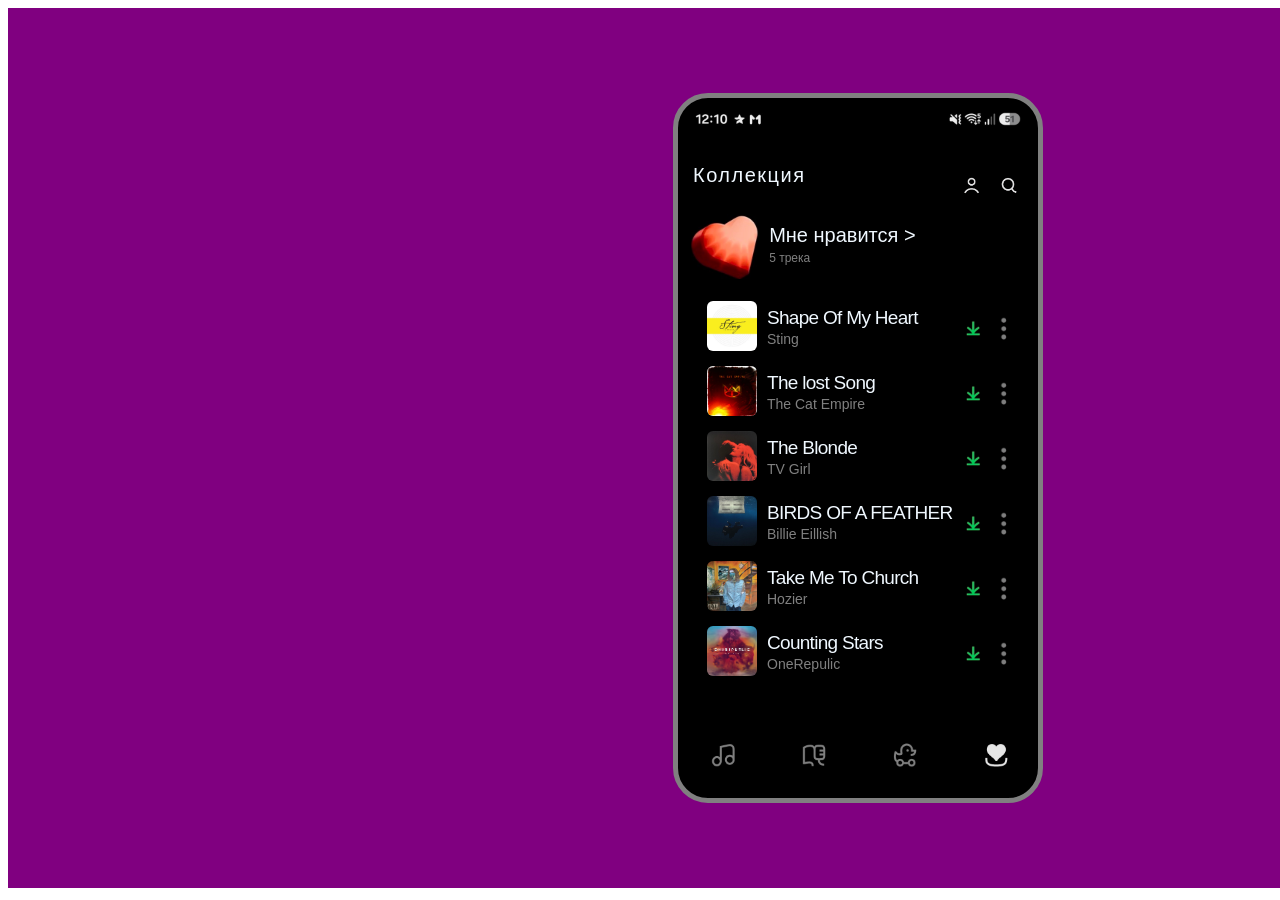
<file: index.html>
<!DOCTYPE html>
<html lang="en">
<head>
    <meta charset="UTF-8">
    <meta name="viewport" content="width=device-width, initial-scale=1.0">
    <title>Document</title>
    <link rel="stylesheet" href="home.css">
</head>
<body>
    <div class="fone">
        <div class="phone">
            <div class="time">
                <img src="time.jpg" alt="" class="tt" width="330px">
            </div> <br>
            <div class="Header">
                <p class="h1">Коллекция</p>
                <img src="search.jpg" alt="" height="50px">  
            </div>
            <div class="hero">
                <div class="like">
                    <img src="like.jpg" alt="" width="68px" height="65px">
                </div>
                <div class="like2">
                    <div class="l1">
                        <p class="l3">Мне нравится ></p>
                    </div>
                    <div class="l2">
                        <p class="l4">5 трека</p>
                    </div>
                </div>
            </div>
         <div class="song_fone">
            <a href="./sting.html">
                <div class="m1">
                    <div class="m11">
                        <img src="sting1.webp" alt="" class="p" width="50px" height="50px">
                    </div>
                    <div class="m12">
                        <div class="n1">
                            <p class="t1">Shape Of My Heart</p>
                        </div>
                        <div class="n2">
                            <p class="t2">Sting</p>
                        </div>
                    </div>
                    <div class="m13">
                        <img src="downl.jpg" alt="" width="70px" height="50px">
                    </div>
                </div>
            </a>
            <a href="cat.html">
                <div class="m2">
                    <div class="m11">
                        <img src="cat.webp" alt="" class="p" width="50px" height="50px">
                    </div>
                    <div class="m12">
                        <div class="n1">
                            <p class="t1">The lost Song</p>
                        </div>
                        <div class="n2">
                            <p class="t2">The Cat Empire</p>
                        </div>
                    </div> 
                    <div class="m13">
                        <img src="downl.jpg" alt="" width="70px" height="50px">
                    </div>
                </div>
            </a>
            <a href="tvg.html">
                <div class="m3">
                    <div class="m11">
                        <img src="tvg.jpg" alt="" class="p" width="50px" height="50px" >
                    </div>
                    <div class="m12">
                        <div class="n1">
                            <p class="t1">The Blonde</p>
                        </div>
                        <div class="n2">
                            <p class="t2">TV Girl</p>
                        </div>
                    </div>
                    <div class="m13">
                        <img src="downl.jpg" alt="" width="70px" height="50px">
                    </div>
                </div>
            </a>
            <a href="billi.html">
                <div class="m4">
                    <div class="m11">
                        <img src="billi.jpg" alt="" class="p" width="50px" height="50px" >
                    </div>
                    <div class="m12">
                        <div class="n3">
                            <p class="t1">BIRDS OF A FEATHER</p>
                        </div>
                        <div class="n2">
                            <p class="t2">Billie Eillish</p>
                        </div>
                    </div>
                    <div class="m13">
                        <img src="downl.jpg" alt="" width="70px" height="50px">
                    </div>
                </div>
            </a>
            <a href="mir.html">
                <div class="m5">
                    <div class="m11">
                        <img src="take.jpg" alt="" class="p" width="50px" height="50px" >
                    </div>
                    <div class="m12">
                        <div class="n1">
                            <p class="t1">Take Me To Church</p>
                        </div>
                        <div class="n2">
                            <p class="t2">Hozier</p>
                        </div>
                    </div>
                    <div class="m13">
                        <img src="downl.jpg" alt="" width="70px" height="50px">
                    </div>
                </div>
            </a>
             <a href="one.html">
                <div class="m5">
                    <div class="m11">
                        <img src="one.jpeg" alt="" class="p" width="50px" height="50px" >
                    </div>
                    <div class="m12">
                        <div class="n1">
                            <p class="t1">Counting Stars</p>
                        </div>
                        <div class="n2">
                            <p class="t2">OneRepulic</p>
                        </div>
                    </div>
                    <div class="m13">
                        <img src="downl.jpg" alt="" width="70px" height="50px">
                    </div>
                </div>
            </a>

         </div>
         <div class="Footer">
            <img src="footer.jpg" alt="" width="340px">
         </div>

        </div>
    </div>
    
</body>
</html>
</file>
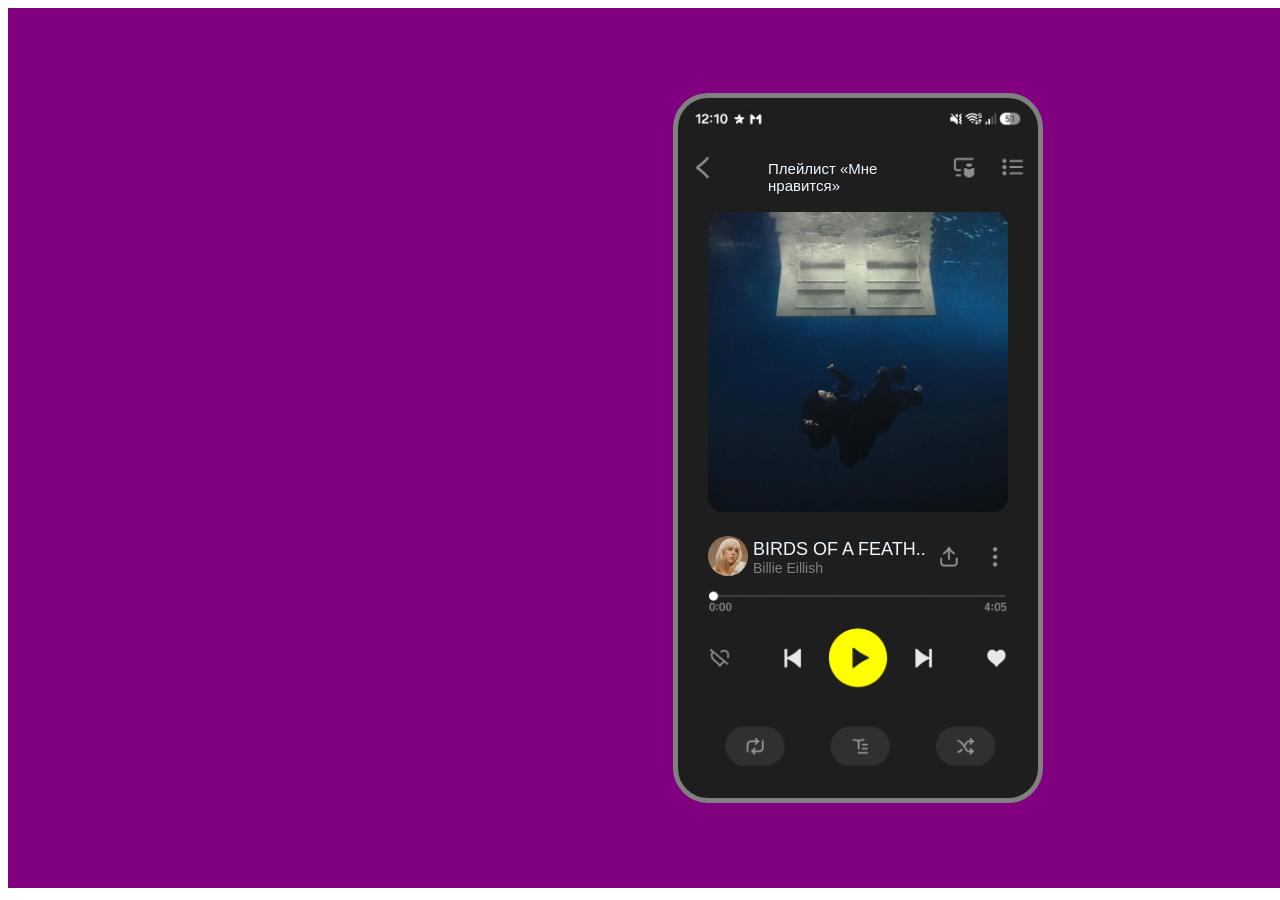
<file: billi.html>
<!DOCTYPE html>
<html lang="en">
<head>
    <meta charset="UTF-8">
    <meta name="viewport" content="width=device-width, initial-scale=1.0">
    <title>Document</title>
    <link rel="stylesheet" href="sting.css">
</head>
<body>
    <div class="fone">
        <div class="phone">
            <div class="time">
                <img src="time1.jpg" alt="" class="tt" width="330px">
            </div>
            <div class="header">
                <a href="index.html">
                    <div class="close">
                        <img src="close.jpg" alt="" class="close2" height="30px">
                    </div>
                </a>
                <div class="name">
                    <p class="t3">Плейлист «Мне нравится»</p>
                </div>
                <div class="name2">
                    <img src="share2.jpg" alt="" class="ph" height="30px">
                </div>
            </div>
            <div class="photo">
                <img src="billi.jpg" alt="" class="photo1" width="300px" height="300px">
            </div>
            <div class="aftor">
                <div class="krug">
                    <img src="billi1.jpg" alt="" class="krug1" width="40px" height="40px">
                </div>
                <div class="imya">
                    <div class="nazv">
                        <p class="t1">BIRDS OF A FEATH..</p>
                    </div>
                    <div class="avtor">
                        <p class="t2">Billie Eillish</p>
                    </div>   
                </div>
                <div class="foto">
                    <img src="share.jpg" alt="" class="sh" height="35px">
                </div>
            </div>
            <div class="mp3">
                <div class="start">
                    <img src="start.jpg" alt="" width="300px" >
                </div>
                <div class="mpp">
                    <audio controls>
                    <source src= "billi.mp3" type="audio/mp3" class="mp">
                    </audio>
                </div>
            </div>
            <div class="Footer1">
                <img src="footer2.jpg" alt="" height="45px">
            </div>
            
        </div>
    </div>
    
</body>
</html>
</file>
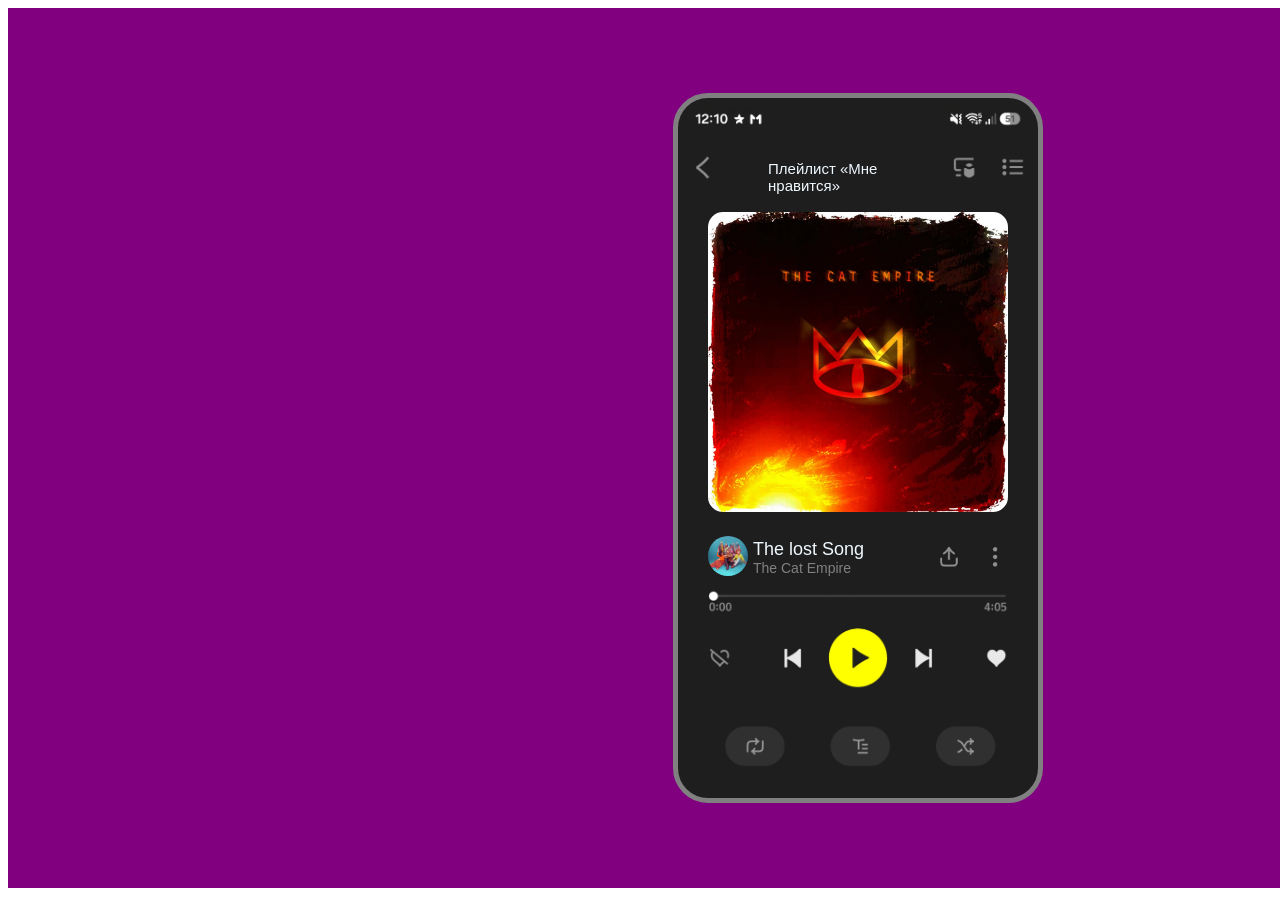
<file: cat.html>
<!DOCTYPE html>
<html lang="en">
<head>
    <meta charset="UTF-8">
    <meta name="viewport" content="width=device-width, initial-scale=1.0">
    <title>Document</title>
    <link rel="stylesheet" href="sting.css">
</head>
<body>
    <div class="fone">
        <div class="phone">
            <div class="time">
                <img src="time1.jpg" alt="" class="tt" width="330px">
            </div>
            <div class="header">
                <a href="index.html">
                    <div class="close">
                        <img src="close.jpg" alt="" class="close2" height="30px">
                    </div>
                </a>
                <div class="name">
                    <p class="t3">Плейлист «Мне нравится»</p>
                </div>
                <div class="name2">
                    <img src="share2.jpg" alt="" class="ph" height="30px">
                </div>
            </div>
            <div class="photo">
                <img src="cat.webp" alt="" class="photo1" width="300px" height="300px">
            </div>
            <div class="aftor">
                <div class="krug">
                    <img src="cat1.jpg" alt="" class="krug1" width="40px" height="40px">
                </div>
                <div class="imya">
                    <div class="nazv">
                        <p class="t1">The lost Song</p>
                    </div>
                    <div class="avtor">
                        <p class="t2">The Cat Empire</p>
                    </div>   
                </div>
                <div class="foto">
                    <img src="share.jpg" alt="" class="sh" height="35px">
                </div>
            </div>
            <div class="mp3">
                <div class="start">
                    <img src="start.jpg" alt="" width="300px" >
                </div>
                <div class="mpp">
                    <audio controls>
                    <source src= "cat.mp3" type="audio/mp3" class="mp">
                    </audio>
                </div>
            </div>
            <div class="Footer1">
                <img src="footer2.jpg" alt="" height="45px">
            </div>
            
        </div>
    </div>
    
</body>
</html>
</file>
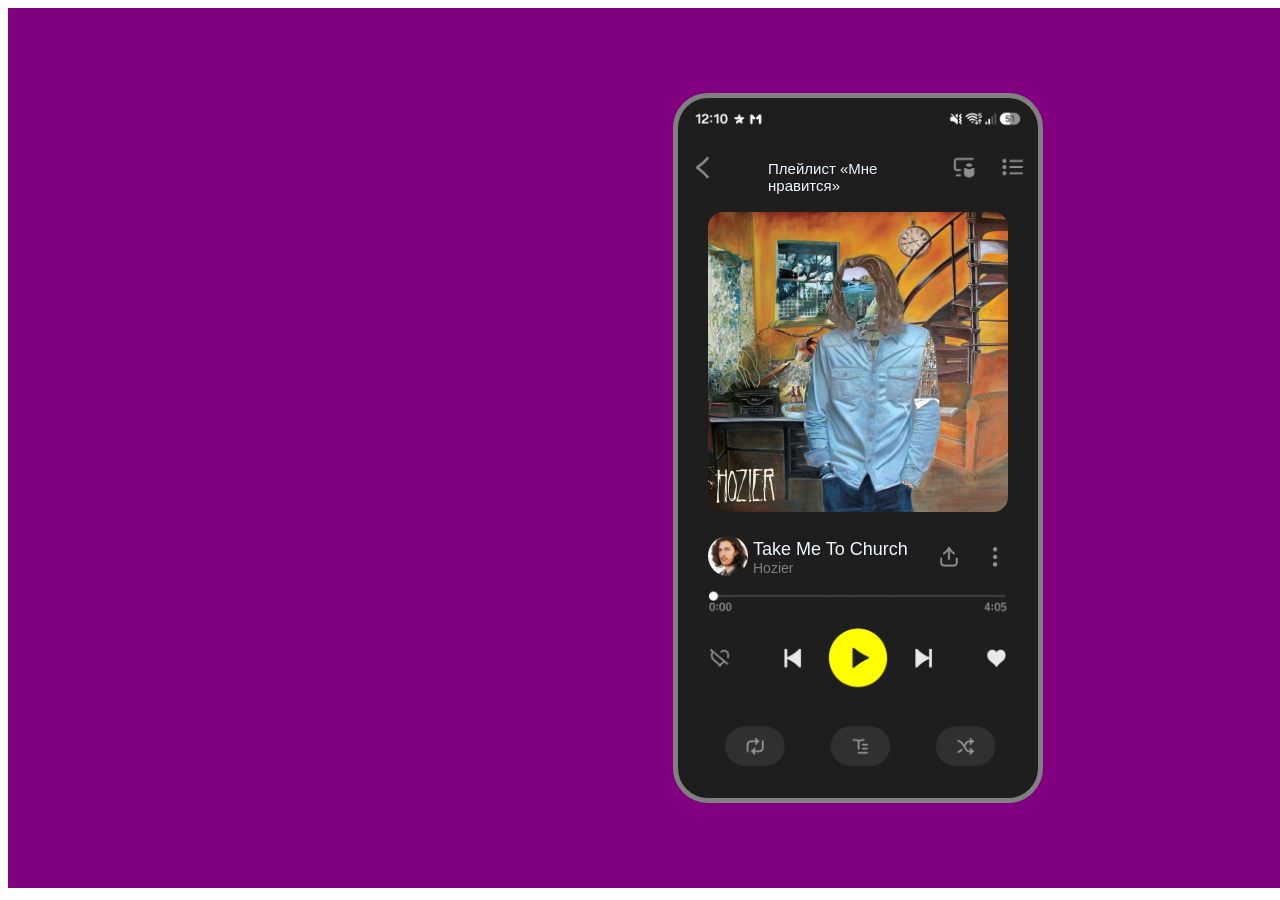
<file: mir.html>
<!DOCTYPE html>
<html lang="en">
<head>
    <meta charset="UTF-8">
    <meta name="viewport" content="width=device-width, initial-scale=1.0">
    <title>Document</title>
    <link rel="stylesheet" href="sting.css">
</head>
<body>
    <div class="fone">
        <div class="phone">
            <div class="time">
                <img src="time1.jpg" alt="" class="tt" width="330px">
            </div>
            <div class="header">
                <a href="index.html">
                    <div class="close">
                        <img src="close.jpg" alt="" class="close2" height="30px">
                    </div>
                </a>
                <div class="name">
                    <p class="t3">Плейлист «Мне нравится»</p>
                </div>
                <div class="name2">
                    <img src="share2.jpg" alt="" class="ph" height="30px">
                </div>
            </div>
            <div class="photo">
                <img src="take.jpg" alt="" class="photo1" width="300px" height="300px">
            </div>
            <div class="aftor">
                <div class="krug">
                    <img src="take1.webp" alt="" class="krug1" width="40px" height="40px">
                </div>
                <div class="imya">
                    <div class="nazv">
                        <p class="t1">Take Me To Church</p>
                    </div>
                    <div class="avtor">
                        <p class="t2">Hozier</p>
                    </div>   
                </div>
                <div class="foto">
                    <img src="share.jpg" alt="" class="sh" height="35px">
                </div>
            </div>
            <div class="mp3">
                <div class="start">
                    <img src="start.jpg" alt="" width="300px" >
                </div>
                <div class="mpp">
                    <audio controls>
                    <source src= "take.mp3" type="audio/mp3" class="mp">
                    </audio>
                </div>
            </div>
            <div class="Footer1">
                <img src="footer2.jpg" alt="" height="45px">
            </div>
            
        </div>
    </div>
    
</body>
</html>
</file>
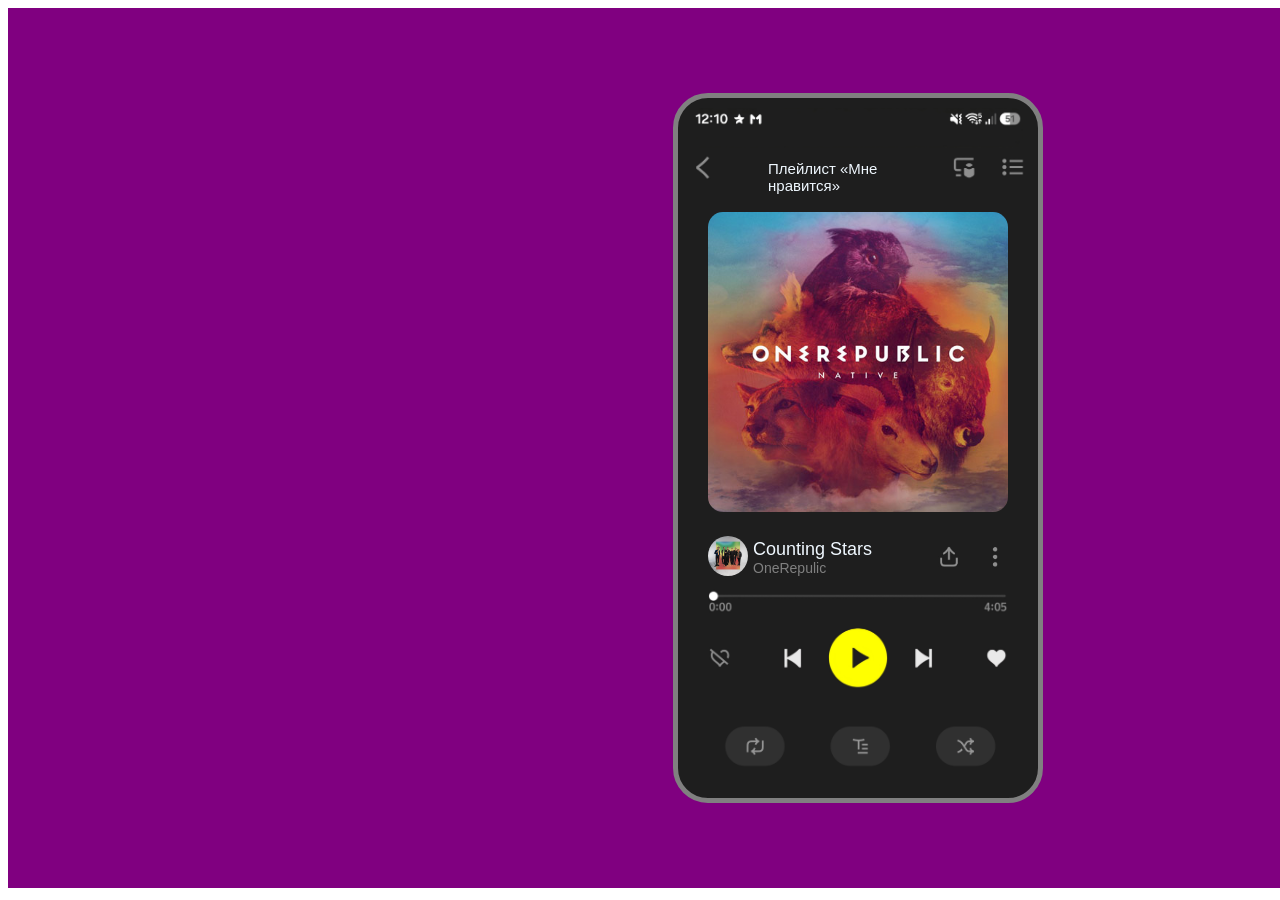
<file: one.html>
<!DOCTYPE html>
<html lang="en">
<head>
    <meta charset="UTF-8">
    <meta name="viewport" content="width=device-width, initial-scale=1.0">
    <title>Document</title>
    <link rel="stylesheet" href="sting.css">
</head>
<body>
    <div class="fone">
        <div class="phone">
            <div class="time">
                <img src="time1.jpg" alt="" class="tt" width="330px">
            </div>
            <div class="header">
                <a href="index.html">
                    <div class="close">
                        <img src="close.jpg" alt="" class="close2" height="30px">
                    </div>
                </a>
                <div class="name">
                    <p class="t3">Плейлист «Мне нравится»</p>
                </div>
                <div class="name2">
                    <img src="share2.jpg" alt="" class="ph" height="30px">
                </div>
            </div>
            <div class="photo">
                <img src="one.jpeg" alt="" class="photo1" width="300px" height="300px">
            </div>
            <div class="aftor">
                <div class="krug">
                    <img src="stars.webp" alt="" class="krug1" width="40px" height="40px">
                </div>
                <div class="imya">
                    <div class="nazv">
                        <p class="t1">Counting Stars</p>
                    </div>
                    <div class="avtor">
                        <p class="t2">OneRepulic</p>
                    </div>   
                </div>
                <div class="foto">
                    <img src="share.jpg" alt="" class="sh" height="35px">
                </div>
            </div>
            <div class="mp3">
                <div class="start">
                    <img src="start.jpg" alt="" width="300px" >
                </div>
                <div class="mpp">
                    <audio controls>
                    <source src= "stars.mp3" type="audio/mp3" class="mp">
                    </audio>
                </div>
            </div>
            <div class="Footer1">
                <img src="footer2.jpg" alt="" height="45px">
            </div>
            
        </div>
    </div>
    
</body>
</html>
</file>
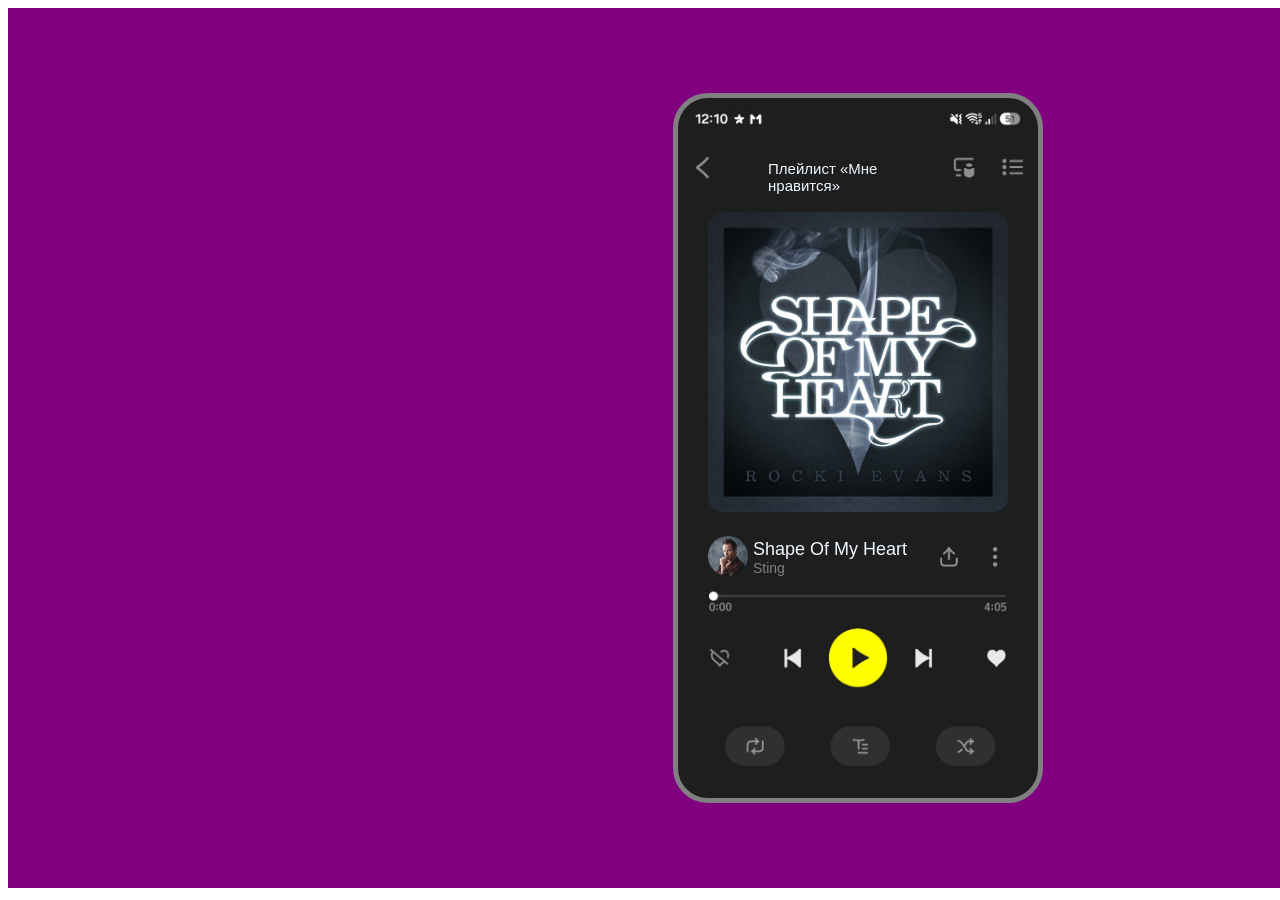
<file: sting.html>
<!DOCTYPE html>
<html lang="en">
<head>
    <meta charset="UTF-8">
    <meta name="viewport" content="width=device-width, initial-scale=1.0">
    <title>Document</title>
    <link rel="stylesheet" href="sting.css">
</head>
<body>
    <div class="fone">
        <div class="phone">
            <div class="time">
                <img src="time1.jpg" alt="" class="tt" width="330px">
            </div>
            <div class="header">
                <a href="index.html">
                    <div class="close">
                        <img src="close.jpg" alt="" class="close2" height="30px">
                    </div>
                </a>
                <div class="name">
                    <p class="t3">Плейлист «Мне нравится»</p>
                </div>
                <div class="name2">
                    <img src="share2.jpg" alt="" class="ph" height="30px">
                </div>
            </div>
            <div class="photo">
                <img src="sting2.jpg" alt="" class="photo1" width="300px" height="300px">
            </div>
            <div class="aftor">
                <div class="krug">
                    <img src="Sting3.png" alt="" class="krug1" width="40px" height="40px">
                </div>
                <div class="imya">
                    <div class="nazv">
                        <p class="t1">Shape Of My Heart</p>
                    </div>
                    <div class="avtor">
                        <p class="t2">Sting</p>
                    </div>   
                </div>
                <div class="foto">
                    <img src="share.jpg" alt="" class="sh" height="35px">
                </div>
            </div>
            <div class="mp3">
                <div class="start">
                    <img src="start.jpg" alt="" width="300px" >
                </div>
                <div class="mpp">
                    <audio controls>
                    <source src= "sting.mp3" type="audio/mp3" class="mp">
                    </audio>
                </div>
            </div>
            <div class="Footer1">
                <img src="footer2.jpg" alt="" height="45px">
            </div>
            
        </div>
    </div>
    
</body>
</html>
</file>
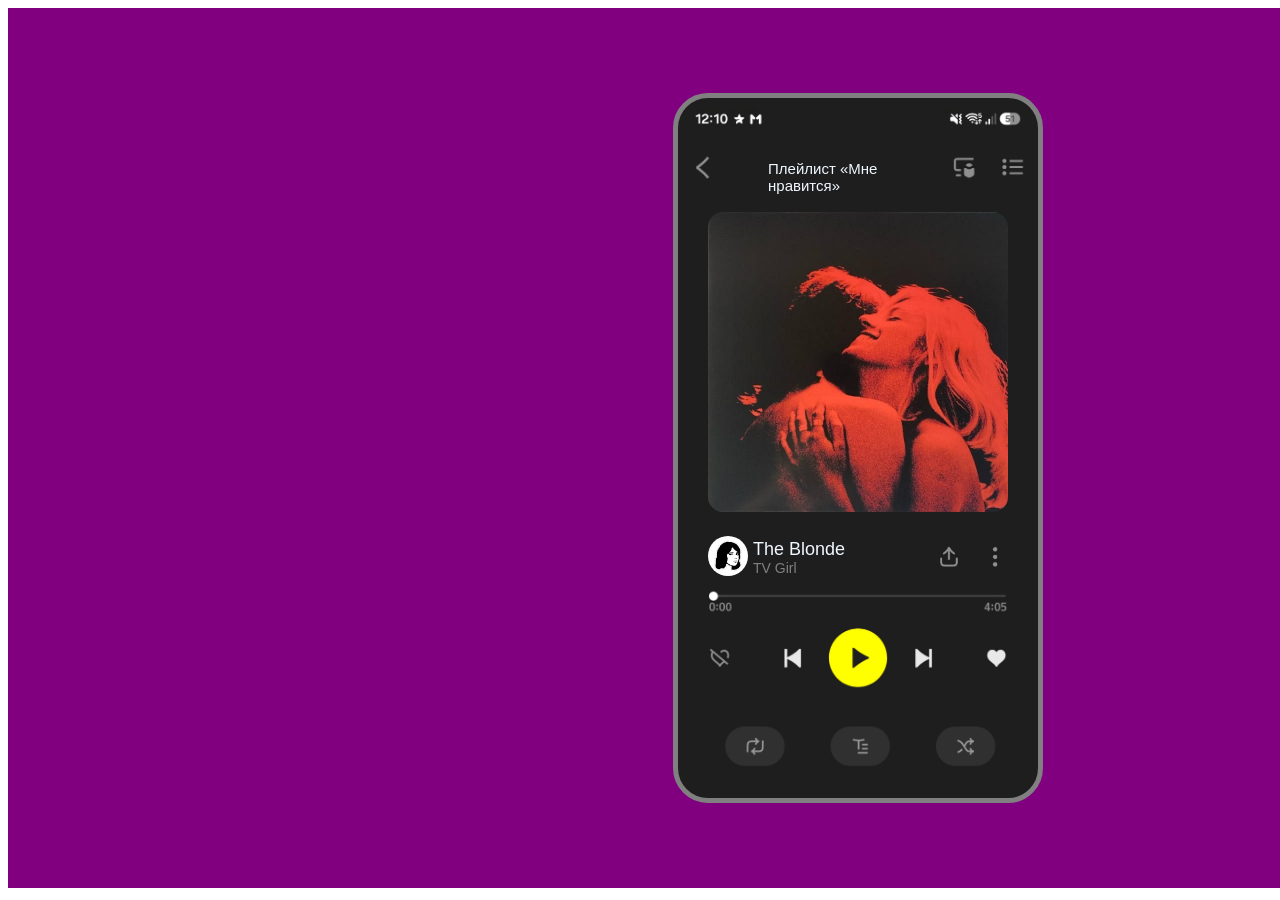
<file: tvg.html>
<!DOCTYPE html>
<html lang="en">
<head>
    <meta charset="UTF-8">
    <meta name="viewport" content="width=device-width, initial-scale=1.0">
    <title>Document</title>
    <link rel="stylesheet" href="sting.css">
</head>
<body>
    <div class="fone">
        <div class="phone">
            <div class="time">
                <img src="time1.jpg" alt="" class="tt" width="330px">
            </div>
            <div class="header">
                <a href="index.html">
                    <div class="close">
                        <img src="close.jpg" alt="" class="close2" height="30px">
                    </div>
                </a>
                <div class="name">
                    <p class="t3">Плейлист «Мне нравится»</p>
                </div>
                <div class="name2">
                    <img src="share2.jpg" alt="" class="ph" height="30px">
                </div>
            </div>
            <div class="photo">
                <img src="tvg.jpg" alt="" class="photo1" width="300px" height="300px">
            </div>
            <div class="aftor">
                <div class="krug">
                    <img src="tvg1.webp" alt="" class="krug1" width="40px" height="40px">
                </div>
                <div class="imya">
                    <div class="nazv">
                        <p class="t1">The Blonde</p>
                    </div>
                    <div class="avtor">
                        <p class="t2">TV Girl</p>
                    </div>   
                </div>
                <div class="foto">
                    <img src="share.jpg" alt="" class="sh" height="35px">
                </div>
            </div>
            <div class="mp3">
                <div class="start">
                    <img src="start.jpg" alt="" width="300px" >
                </div>
                <div class="mpp">
                    <audio controls>
                    <source src= "tvg.mp3" type="audio/mp3" class="mp">
                    </audio>
                </div>
            </div>
            <div class="Footer1">
                <img src="footer2.jpg" alt="" height="45px">
            </div>
            
        </div>
    </div>
    
</body>
</html>
</file>
<file: home.css>
.fone {
    display: flex;
    justify-content: center;
    align-items: center;
    width: 1700px;
    height: 880px;
    background: purple;
}
.phone {
    width: 360px;
    height: 700px;
    border-radius: 35px;
    background: black;
    border: 5px solid gray;
}
.time {
    margin-top: 4px;
    margin-left: 15px;
}
.tt {
    border-radius: 10px;
}
.Header {
    display: flex;
    width: 345px;
    height: 50px;
    background-color: black;
    margin-left: 8px;
}
    
.h1 {
    color: aliceblue;
    font-size: 20px;
    margin-top:0px;
    margin-left: 7px;
    font-family: 'Gill Sans', 'Gill Sans MT', Calibri, 'Trebuchet MS', sans-serif;
    letter-spacing: 1.5px;
    margin-right: 150px;
}
.hero {
    display: flex;
    width: 345px;
    height: 70px;
}
.like {
    width: 80px;
    height: 70px;
    margin-left: 8px;
    padding-left: 5px;
}
.like2 {
    width: 260px;
    height: 70px;
    background-color: black;
}

.l1 {
    position: relative;
    width: 160px;
    height: 25px;
    margin-top: 10px;
}
.l2 {
    position: relative;
    width: 70px;
    height: 20px;
    background-color: black;
    margin-top: 2px;
}
.l3 {
    position: absolute;
    font-size: 20px;
    color: aliceblue;
    font-family: 'Gill Sans', 'Gill Sans MT', Calibri, 'Trebuchet MS', sans-serif;
    top: -20px;
}
.l4 {
    position: absolute;
    font-size: 12px;
    color: gray;
    font-family: 'Gill Sans', 'Gill Sans MT', Calibri, 'Trebuchet MS', sans-serif;
    top: -12px;
}
.song_fone {
    width: 345px;
    height: 320px;
    margin-left: 7px;
    padding-top: 17px;
}
.m1 { display: flex;
    width: 316px;
    height: 50px;
    margin-left: 22px;
}
.m2 { display: flex;
    width: 316px;
    height: 50px;
    margin-top: 15px;
    margin-left: 22px;
}
.m3 { display: flex;
    width: 316px;
    height: 50px;
    margin-top: 15px;
    margin-left: 22px;
}
.m4 { display: flex;
    width: 316px;
    height: 50px;
    margin-top: 15px;
    margin-left: 22px;
}
.m5 { display: flex;
    width: 316px;
    height: 50px;
    margin-top: 15px;
    margin-left: 22px;
}
.m11 {
    width: 50px;
    height: 50px; 
}

.p { border-radius: 6px; }
.m12 {
    width: 220px;
    height: 50px;
    margin-left: 10px;
}
.n1 {
    position: relative;
    height: 20px;
    width: 186px;
    margin-top: 6px;
}
.n2 {
    position: relative;
    height: 15px;
    width: 100px;
    margin-top: 4px;
}
.n3 {
    position: relative;
    height: 20px;
    width: 186px;
    margin-top: 6px;
}

.t1 { 
    position: absolute;
    font-size: 19px;
    color: aliceblue;
   font-family: 'Inter', 'Helvetica Neue', Arial, sans-serif;
    top: -19px;
    letter-spacing: -0.7px;
}
.t2 { 
    position: absolute;
    font-size: 14px;
    color: gray;
    font-family: 'Inter', 'Helvetica Neue', Arial, sans-serif;
    top: -14px;
}
.m13 {
    width: 70px;
    height: 50px;
}
.Footer {
    margin-top: 110px;
    margin-left: 10px;
}
</file>
<file: sting.css>
.fone {
    display: flex;
    justify-content: center;
    align-items: center;
    width: 1700px;
    height: 880px;
    background: purple;
}
.phone {
    width: 360px;
    height: 700px;
    border-radius: 35px;
    background: #1E1E1E ;
    border: 5px solid gray;
}
.time {
    margin-top: 10px;
    margin-left: 15px;
}
.tt {
    border-radius: 10px;
}
.header {
    display: flex;
    width: 285px;
    height: 30px;
    margin-left: 10px;
}
.close {
    display: flex;
    width: 40px;
    height: 30px;
}
.name{
    position: relative;
    width: 320px;
    height: 17px;
    margin-left: 40px;
    margin-top: 8px;
}
.ph {position: absolute;}
.t3 {
    position: absolute;
    font-family: 'Gill Sans', 'Gill Sans MT', Calibri, 'Trebuchet MS', sans-serif;
    font-size: 15px;
    top: -15px;
    color: aliceblue;
}
.name2 {
    position: relative;
    width: 40px;
    height: 25px;
}
.close2 { position: absolute; }
.photo {
    margin-left: 30px;
    margin-top: 30px;
}
.photo1 {
    border-radius: 15px;
}
.aftor {
    display: flex;
    width: 300px;
    height: 40px;
    margin-top: 20px;
    margin-left: 30px;
}
.krug {
    width: 40px;
    height: 40px;
}
.krug1 {
    border-radius: 200px;
}
.imya {
    display: flex;
    flex-direction: column;
    height: 35px;
    width: 185px;
    margin-left: 5px;
    margin-top: 2.5px;
}
.nazv {
    position: relative;
    width: 185px;
    height: 18px;
}
.avtor {
    position: relative;
    margin-top: 3px;
    width: 185px;
    height: 14px;
}
.foto {
    position: relative;
    width: 95px;
    height: 35px;
}
.sh {
    position: absolute;
    margin-top: 2.5px;
}
.t1 { 
    position: absolute;
    font-size: 18px;
    color: aliceblue;
   font-family: 'Inter', 'Helvetica Neue', Arial, sans-serif;
    top: -18px;
}
.t2 { 
    position: absolute;
    font-size: 14px;
    color: gray;
    font-family: 'Inter', 'Helvetica Neue', Arial, sans-serif;
    top: -14px;
}
.mp3 { position: relative;
    width: 300px;
    height: 108px;
    margin-top: 10px;
    margin-left: 30px;
}
.Footer1 {
    margin-top: 30px;
    margin-left: 45px;
}
.mpp { position: absolute;
    bottom: 5px;
    left: 123px;
    opacity: 0;
}
</file>
